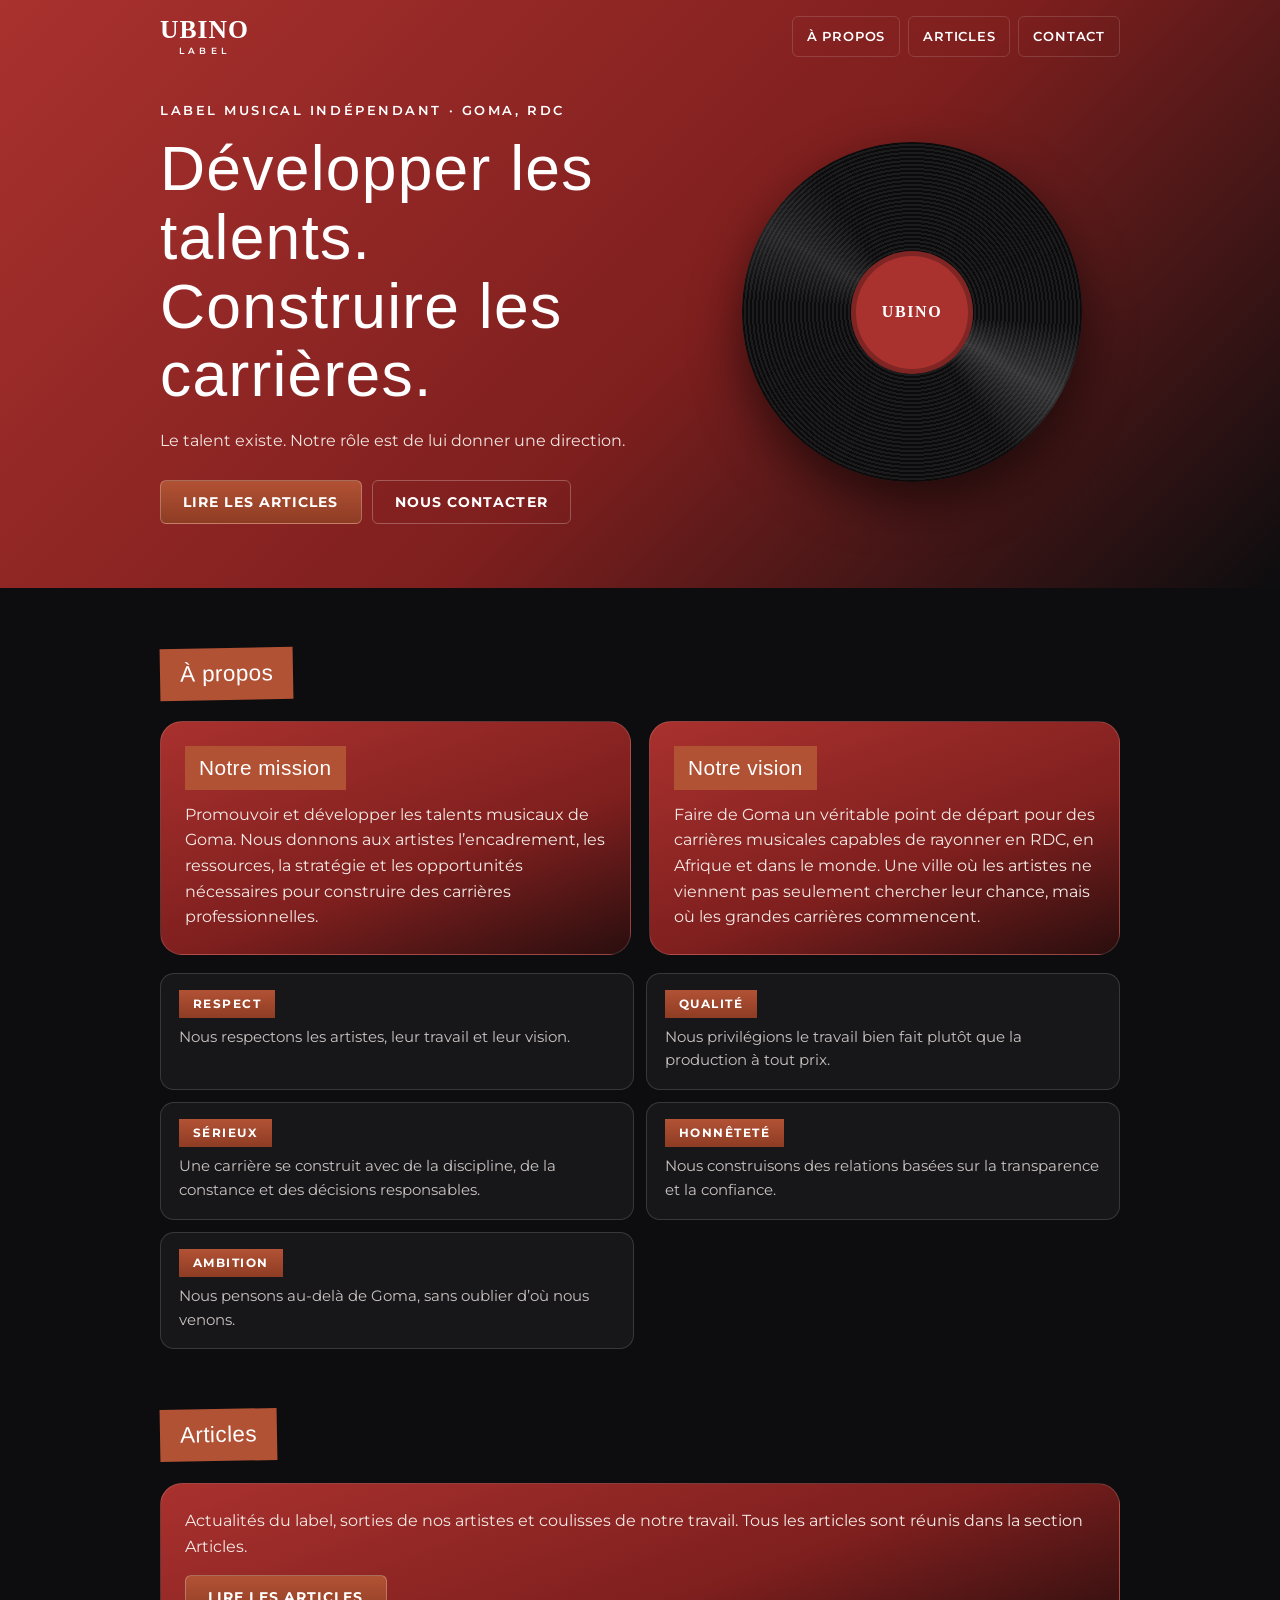
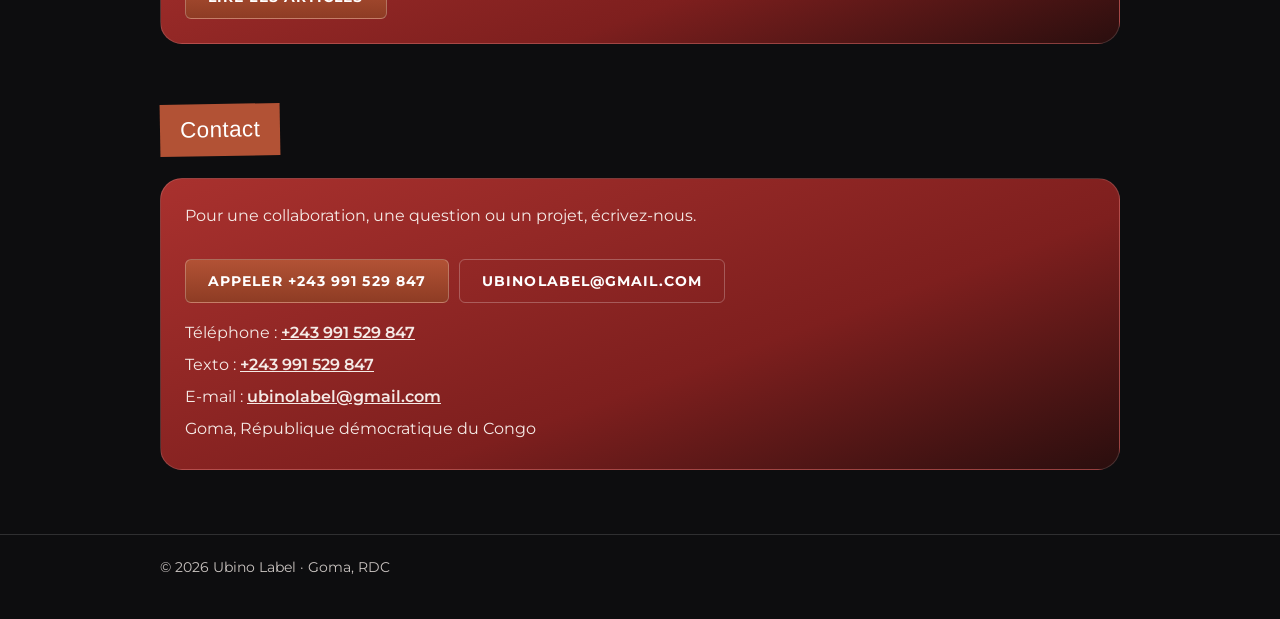
<file: index.html>
<!DOCTYPE html>
<html lang="fr">
<head>
<meta charset="utf-8">
<meta name="viewport" content="width=device-width, initial-scale=1">
<title>Ubino Label, label musical indépendant à Goma</title>
<meta name="description" content="Ubino Label, label musical indépendant à Goma, RDC. Développer les talents. Construire les carrières.">
<link rel="preconnect" href="https://fonts.googleapis.com">
<link href="https://fonts.googleapis.com/css2?family=Permanent+Marker&family=Montserrat:wght@400;600;700&display=swap" rel="stylesheet">
<link rel="stylesheet" href="style.css">
</head>
<body>

<div class="hero" id="accueil">
  <div class="wrap">
    <header class="top">
      <a class="logo" href="index.html">UBINO<small>LABEL</small></a>
      <nav class="nav" aria-label="Navigation">
        <a href="#apropos">À propos</a>
        <a href="articles.html">Articles</a>
        <a href="#contact">Contact</a>
      </nav>
    </header>
    <div class="grid">
      <div>
        <p class="kicker">Label musical indépendant · Goma, RDC</p>
        <h1 class="brush">Développer les talents. Construire les carrières.</h1>
        <p class="lead">Le talent existe. Notre rôle est de lui donner une direction.</p>
        <div class="row">
          <a class="btn" href="articles.html">Lire les articles</a>
          <a class="btn ghost" href="#contact">Nous contacter</a>
        </div>
      </div>
      <div class="disc" role="img" aria-label="Disque vinyle Ubino"></div>
    </div>
  </div>
</div>

<main class="wrap">
  <section id="apropos">
    <h2 class="tag brush">À propos</h2>
    <div class="two">
      <div class="card">
        <h3 class="brush">Notre mission</h3>
        <p>Promouvoir et développer les talents musicaux de Goma. Nous donnons aux artistes l’encadrement, les ressources, la stratégie et les opportunités nécessaires pour construire des carrières professionnelles.</p>
      </div>
      <div class="card">
        <h3 class="brush">Notre vision</h3>
        <p>Faire de Goma un véritable point de départ pour des carrières musicales capables de rayonner en RDC, en Afrique et dans le monde. Une ville où les artistes ne viennent pas seulement chercher leur chance, mais où les grandes carrières commencent.</p>
      </div>
    </div>
    <div class="values">
      <div class="val"><b>Respect</b><p>Nous respectons les artistes, leur travail et leur vision.</p></div>
      <div class="val"><b>Qualité</b><p>Nous privilégions le travail bien fait plutôt que la production à tout prix.</p></div>
      <div class="val"><b>Sérieux</b><p>Une carrière se construit avec de la discipline, de la constance et des décisions responsables.</p></div>
      <div class="val"><b>Honnêteté</b><p>Nous construisons des relations basées sur la transparence et la confiance.</p></div>
      <div class="val"><b>Ambition</b><p>Nous pensons au-delà de Goma, sans oublier d’où nous venons.</p></div>
    </div>
  </section>

  <section id="articles">
    <h2 class="tag brush">Articles</h2>
    <div class="card">
      <p>Actualités du label, sorties de nos artistes et coulisses de notre travail. Tous les articles sont réunis dans la section Articles.</p>
      <a class="btn" href="articles.html">Lire les articles</a>
    </div>
  </section>

  <section id="contact" class="contact">
    <h2 class="tag brush">Contact</h2>
    <div class="card">
      <p>Pour une collaboration, une question ou un projet, écrivez-nous.</p>
      <div class="row">
        <a class="btn" id="tel" href="#">Appeler</a>
        <a class="btn ghost" id="mail" href="#">E-mail</a>
      </div>
      <p class="links">
        Téléphone : <a id="tel2" href="#"></a><br>
        Texto : <a id="sms" href="#"></a><br>
        E-mail : <a id="mail2" href="#"></a><br>
        <span id="info"></span>
      </p>
    </div>
  </section>
</main>

<footer>
  <div class="wrap">© 2026 Ubino Label · Goma, RDC</div>
</footer>

<script>
/* ===== À MODIFIER : contacts ===== */
var PHONE_DISPLAY = "+243 991 529 847";
var PHONE_LINK = "+243991529847";
var EMAIL = "ubinolabel@gmail.com";
/* ================================= */
var tel = document.getElementById("tel");
tel.href = "tel:" + PHONE_LINK; tel.textContent = "Appeler " + PHONE_DISPLAY;
var mail = document.getElementById("mail");
mail.href = "mailto:" + EMAIL; mail.textContent = EMAIL;
var tel2 = document.getElementById("tel2"); tel2.href = "tel:" + PHONE_LINK; tel2.textContent = PHONE_DISPLAY;
var sms = document.getElementById("sms"); sms.href = "sms:" + PHONE_LINK; sms.textContent = PHONE_DISPLAY;
var mail2 = document.getElementById("mail2"); mail2.href = "mailto:" + EMAIL; mail2.textContent = EMAIL;
document.getElementById("info").textContent = "Goma, République démocratique du Congo";
</script>
</body>
</html>
</file>
<file: style.css>
:root{
  --black:#0D0D0F; --panel:#17171A; --red:#A9312E; --red2:#7E1F1E; --rust:#B25235; --rust2:#8E3C24;
  --ink:#FFFFFF; --muted:#C9C3C0; --line:rgba(255,255,255,.14);
  color-scheme:dark;
}
*,*::before,*::after{box-sizing:border-box}
html{scroll-behavior:smooth;background:var(--black)}
body{margin:0;background:var(--black);color:var(--ink);font-family:Montserrat,system-ui,-apple-system,"Segoe UI",sans-serif;line-height:1.6;-webkit-text-size-adjust:100%}
a{color:inherit}
a:focus-visible,button:focus-visible{outline:3px solid #fff;outline-offset:3px}
.wrap{max-width:1000px;margin:0 auto;padding:0 20px}
.brush{font-family:"Permanent Marker","Segoe Print",Impact,sans-serif;font-weight:400;letter-spacing:.02em}

.top{display:flex;flex-wrap:wrap;align-items:center;gap:10px 20px;padding:16px 0}
.logo{font-family:Georgia,"Times New Roman",serif;font-weight:700;font-size:1.6rem;letter-spacing:.04em;text-decoration:none;line-height:1}
.logo small{display:block;font:600 .55rem Montserrat,sans-serif;letter-spacing:.5em;text-align:center;margin-top:3px}
.nav{display:flex;gap:8px;margin-left:auto;overflow-x:auto}
.nav a{white-space:nowrap;text-decoration:none;font-size:.82rem;font-weight:600;letter-spacing:.06em;text-transform:uppercase;padding:9px 14px;border-radius:6px;border:1px solid var(--line)}

.hero{background:linear-gradient(135deg,var(--red) 0%,var(--red2) 55%,var(--black) 100%)}
.hero.compact{padding-bottom:8px}
.hero .grid{display:grid;gap:36px;align-items:center;padding:28px 0 64px}
@media (min-width:820px){.hero .grid{grid-template-columns:1.1fr .9fr}}
.kicker{font-size:.8rem;font-weight:600;letter-spacing:.2em;text-transform:uppercase;margin:0 0 14px}
.hero h1{font-size:clamp(2.2rem,8vw,3.9rem);line-height:1.1;margin:0 0 18px}
.hero p.lead{max-width:44ch;color:#F3E6E2;margin:0 0 26px}
.row{display:flex;flex-wrap:wrap;gap:10px}
.btn{display:inline-block;text-decoration:none;font:700 .85rem Montserrat,sans-serif;letter-spacing:.08em;text-transform:uppercase;padding:13px 22px;border-radius:6px;background:linear-gradient(180deg,var(--rust),var(--rust2));color:#fff;border:1px solid rgba(255,255,255,.25)}
.btn.ghost{background:transparent}
.disc{position:relative;width:min(76vw,340px);aspect-ratio:1;border-radius:50%;margin:0 auto;background:repeating-radial-gradient(circle,#0b0b0c 0 2px,#1c1c1f 2px 4px);box-shadow:0 20px 50px rgba(0,0,0,.55)}
.disc::before{content:"";position:absolute;inset:0;border-radius:50%;background:conic-gradient(from 30deg,transparent 0 18%,rgba(255,255,255,.16) 25%,transparent 32% 68%,rgba(255,255,255,.1) 75%,transparent 82%)}
.disc::after{content:"UBINO";position:absolute;left:32%;top:32%;width:36%;height:36%;border-radius:50%;background:var(--red);display:flex;align-items:center;justify-content:center;font:700 clamp(.7rem,3vw,1rem) Georgia,serif;letter-spacing:.1em;box-shadow:inset 0 0 0 5px rgba(0,0,0,.25)}
@media (prefers-reduced-motion:no-preference){.disc{animation:spin 18s linear infinite}}
@keyframes spin{to{transform:rotate(360deg)}}

section{padding:60px 0 0}
.tag{display:inline-block;background:var(--rust);padding:8px 20px;font-size:1.4rem;margin:0 0 22px;transform:rotate(-1deg)}
.two{display:grid;gap:18px}
@media (min-width:820px){.two{grid-template-columns:1fr 1fr}}
.card{background:linear-gradient(160deg,var(--red) 0%,var(--red2) 60%,#2a0e0e 100%);border-radius:22px;padding:24px;border:1px solid var(--line)}
.card h3{margin:0 0 12px;font-size:1.3rem;display:inline-block;background:var(--rust);padding:5px 14px}
.card p{margin:0;color:#F5EAE6}
.card .btn{margin-top:16px}
.values{display:grid;gap:12px;margin-top:18px}
@media (min-width:700px){.values{grid-template-columns:1fr 1fr}}
.val{background:var(--panel);border:1px solid var(--line);border-radius:14px;padding:16px 18px}
.val b{display:inline-block;background:linear-gradient(180deg,var(--rust),var(--rust2));padding:4px 14px;font-size:.78rem;letter-spacing:.12em;text-transform:uppercase;margin-bottom:8px}
.val p{margin:0;color:var(--muted);font-size:.93rem}

.contact .card{display:grid;gap:14px}
.contact p{margin:0}
.links{line-height:2}
.links a{font-weight:600;text-decoration:underline}
footer{margin-top:64px;border-top:1px solid var(--line);padding:22px 0 40px;color:var(--muted);font-size:.85rem}

/* Page Articles */
.articles-page{padding-top:40px;min-height:60vh}
.count{color:var(--muted);margin:0 0 18px;font-size:.9rem}
.list{display:grid;gap:14px}
.item{display:block;text-decoration:none;background:var(--panel);border:1px solid var(--line);border-radius:14px;padding:18px 20px}
.item:hover{border-color:var(--rust)}
.item time,.reader time{font-size:.78rem;color:var(--rust);font-weight:700;letter-spacing:.08em;text-transform:uppercase}
.item h2{margin:4px 0 6px;font-family:Georgia,"Times New Roman",serif;font-size:1.35rem}
.item p{margin:0;color:var(--muted);font-size:.93rem}
.pager{display:flex;flex-wrap:wrap;gap:8px;margin:26px 0 0;align-items:center}
.pager a,.pager span{min-width:42px;text-align:center;padding:10px 14px;border-radius:6px;border:1px solid var(--line);text-decoration:none;font-weight:600;font-size:.88rem}
.pager a[aria-current="page"]{background:var(--rust);border-color:var(--rust)}
.pager .off{opacity:.4}
.pager .gap{border-color:transparent;min-width:0;padding:10px 4px}
.back{display:inline-block;margin:0 0 16px;font-weight:600;text-decoration:underline}
.reader{background:var(--panel);border:1px solid var(--line);border-radius:18px;padding:24px}
.reader h2{margin:6px 0 16px;font-family:Georgia,"Times New Roman",serif;font-size:clamp(1.6rem,5vw,2.2rem);line-height:1.2}
.reader .body p{margin:0 0 14px;color:#E7E2DF;line-height:1.75;white-space:pre-line}
.step{display:flex;flex-wrap:wrap;gap:10px;justify-content:space-between;margin-top:22px}
</file>
